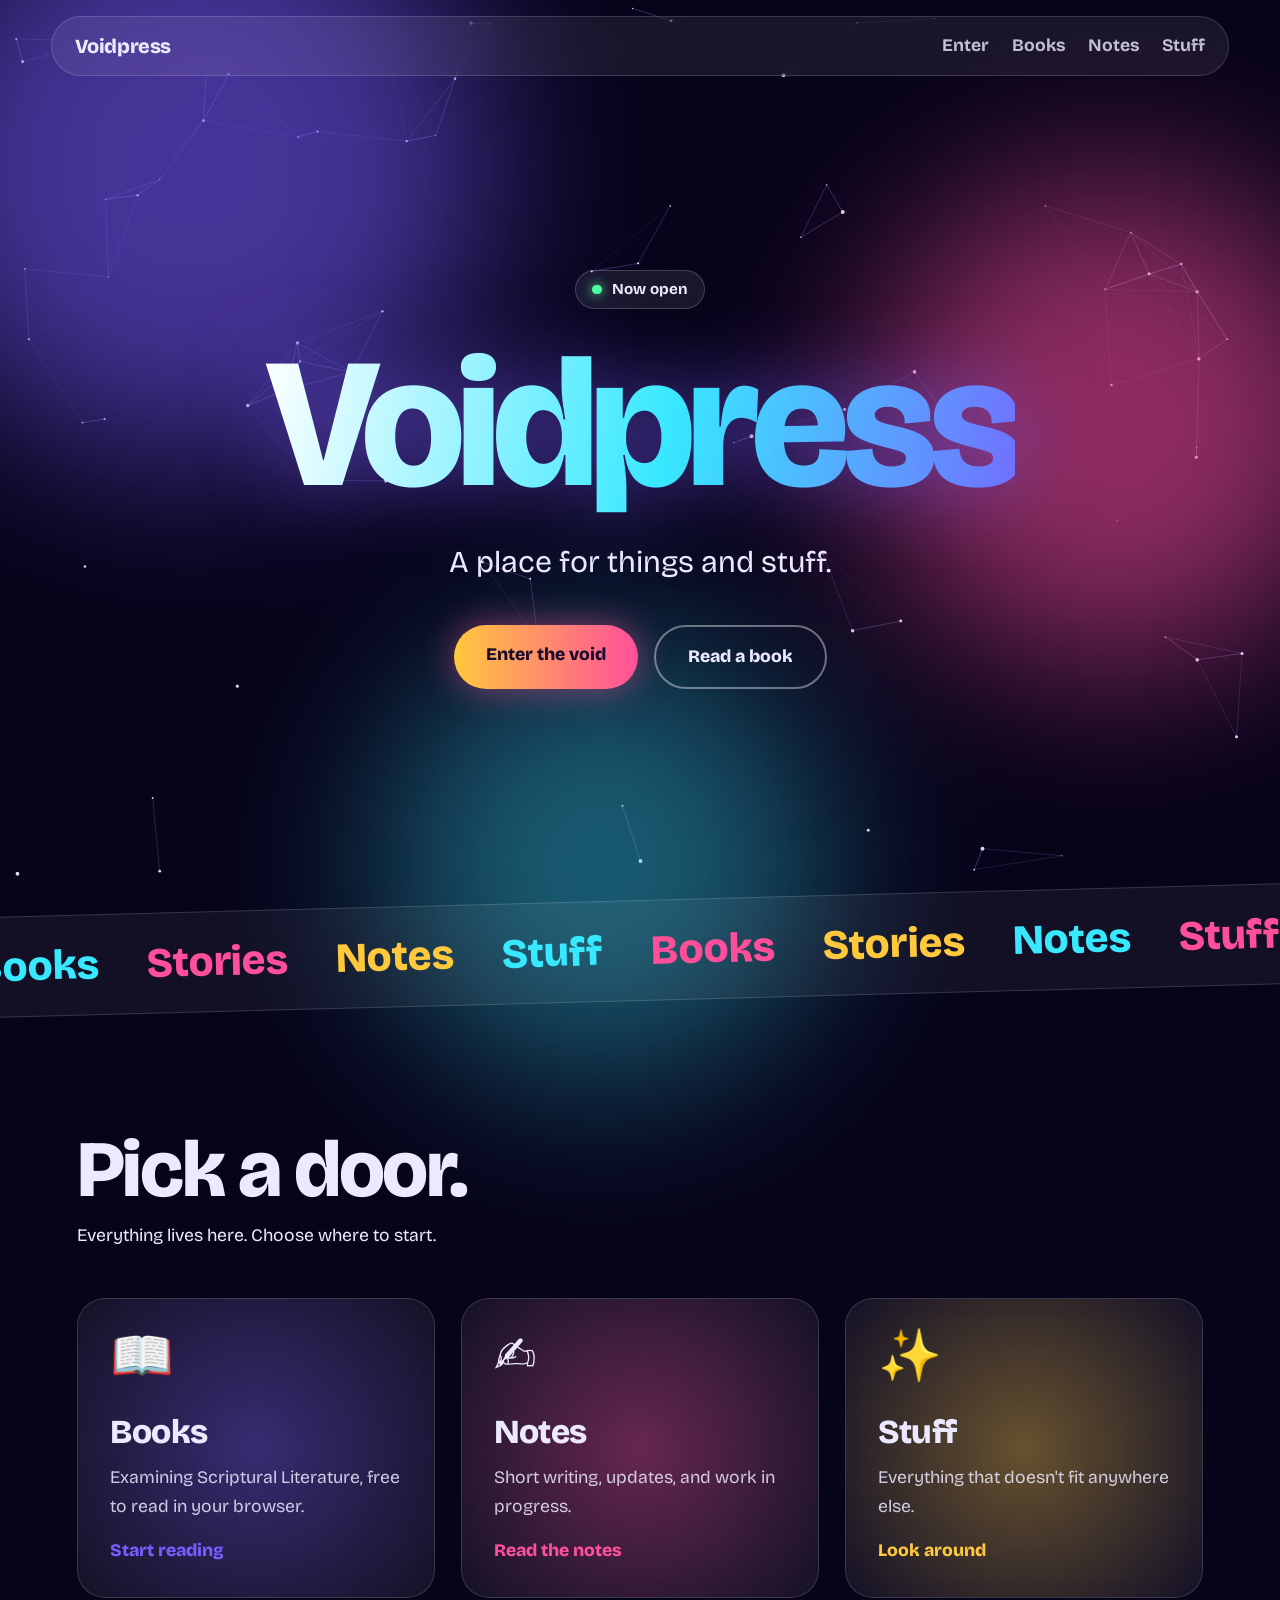
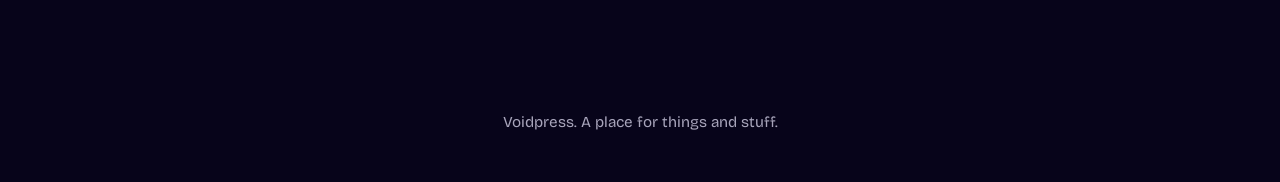
<file: index.html>
<!DOCTYPE html>
<html lang="en">
<head>
  <meta charset="utf-8">
  <meta name="viewport" content="width=device-width, initial-scale=1">
  <title>Voidpress</title>
  <meta name="description" content="A place for things and stuff.">
  <link rel="preconnect" href="https://fonts.googleapis.com">
  <link rel="preconnect" href="https://fonts.gstatic.com" crossorigin>
  <link href="https://fonts.googleapis.com/css2?family=Bricolage+Grotesque:opsz,wght@12..96,400;12..96,700;12..96,800&display=swap" rel="stylesheet">
  <link rel="stylesheet" href="style.css">
</head>
<body>
  <canvas id="space" aria-hidden="true"></canvas>
  <div class="aurora" aria-hidden="true"><i></i><i></i><i></i></div>

  <header class="top">
    <a class="logo" href="#">Voidpress</a>
    <nav>
      <a href="#enter">Enter</a>
      <a href="#books">Books</a>
      <a href="#notes">Notes</a>
      <a href="#stuff">Stuff</a>
    </nav>
  </header>

  <main>
    <section class="hero">
      <div class="pill"><b></b>Now open</div>
      <h1>Voidpress</h1>
      <p class="tag">A place for things and stuff.</p>
      <div class="btns">
        <a class="btn main" href="#enter">Enter the void</a>
        <a class="btn ghost" href="examining-scriptural-literature.html">Read a book</a>
      </div>
    </section>

    <div class="marquee" aria-hidden="true">
      <div>
        <span>Books</span><span>Stories</span><span>Notes</span><span>Stuff</span>
        <span>Books</span><span>Stories</span><span>Notes</span><span>Stuff</span>
        <span>Books</span><span>Stories</span><span>Notes</span><span>Stuff</span>
        <span>Books</span><span>Stories</span><span>Notes</span><span>Stuff</span>
      </div>
    </div>

    <section class="sec" id="enter">
      <h2 class="reveal">Pick a door.</h2>
      <p class="reveal">Everything lives here. Choose where to start.</p>
      <div class="grid">
        <a class="card reveal" id="books" href="examining-scriptural-literature.html" style="--c:#7a5cff">
          <div class="ico">📖</div>
          <h3>Books</h3>
          <p>Examining Scriptural Literature, free to read in your browser.</p>
          <em>Start reading</em>
        </a>
        <a class="card reveal" id="notes" href="#" style="--c:#ff4f9a">
          <div class="ico">✍️</div>
          <h3>Notes</h3>
          <p>Short writing, updates, and work in progress.</p>
          <em>Read the notes</em>
        </a>
        <a class="card reveal" id="stuff" href="#" style="--c:#ffc83d">
          <div class="ico">✨</div>
          <h3>Stuff</h3>
          <p>Everything that doesn't fit anywhere else.</p>
          <em>Look around</em>
        </a>
      </div>
    </section>
  </main>

  <footer><p>Voidpress. A place for things and stuff.</p></footer>

<script>
(function () {
  var still = window.matchMedia("(prefers-reduced-motion: reduce)").matches;

  /* Starfield that reacts to the mouse */
  var c = document.getElementById("space"), x = c.getContext("2d");
  var w, h, pts = [], mouse = { x: -999, y: -999 };
  function size() {
    w = c.width = innerWidth; h = c.height = innerHeight;
    pts = [];
    var n = Math.min(110, Math.floor(w * h / 14000));
    for (var i = 0; i < n; i++) pts.push({
      x: Math.random() * w, y: Math.random() * h,
      vx: (Math.random() - .5) * .35, vy: (Math.random() - .5) * .35,
      r: Math.random() * 1.6 + .4
    });
  }
  function frame() {
    x.clearRect(0, 0, w, h);
    for (var i = 0; i < pts.length; i++) {
      var p = pts[i];
      if (!still) { p.x += p.vx; p.y += p.vy; }
      if (p.x < 0 || p.x > w) p.vx *= -1;
      if (p.y < 0 || p.y > h) p.vy *= -1;
      x.fillStyle = "rgba(255,255,255,.85)";
      x.beginPath(); x.arc(p.x, p.y, p.r, 0, 6.283); x.fill();
      for (var j = i + 1; j < pts.length; j++) {
        var q = pts[j], dx = p.x - q.x, dy = p.y - q.y, d = dx * dx + dy * dy;
        if (d < 14000) {
          x.strokeStyle = "rgba(160,140,255," + (1 - d / 14000) * .35 + ")";
          x.beginPath(); x.moveTo(p.x, p.y); x.lineTo(q.x, q.y); x.stroke();
        }
      }
      var mx = p.x - mouse.x, my = p.y - mouse.y, md = mx * mx + my * my;
      if (md < 30000) {
        x.strokeStyle = "rgba(255,79,154," + (1 - md / 30000) * .7 + ")";
        x.beginPath(); x.moveTo(p.x, p.y); x.lineTo(mouse.x, mouse.y); x.stroke();
      }
    }
    if (!still) requestAnimationFrame(frame);
  }
  addEventListener("resize", size);
  addEventListener("mousemove", function (e) { mouse.x = e.clientX; mouse.y = e.clientY; });
  size(); frame();

  /* 3D tilt and cursor glow on the cards */
  document.querySelectorAll(".card").forEach(function (card) {
    card.addEventListener("mousemove", function (e) {
      var r = card.getBoundingClientRect();
      var px = (e.clientX - r.left) / r.width, py = (e.clientY - r.top) / r.height;
      card.style.setProperty("--mx", px * 100 + "%");
      card.style.setProperty("--my", py * 100 + "%");
      if (!still) {
        card.style.setProperty("--ry", (px - .5) * 14 + "deg");
        card.style.setProperty("--rx", (.5 - py) * 14 + "deg");
      }
    });
    card.addEventListener("mouseleave", function () {
      card.style.setProperty("--rx", "0deg");
      card.style.setProperty("--ry", "0deg");
    });
  });

  /* Fade in on scroll */
  var io = new IntersectionObserver(function (es) {
    es.forEach(function (e) { if (e.isIntersecting) { e.target.classList.add("in"); io.unobserve(e.target); } });
  }, { threshold: .15 });
  document.querySelectorAll(".reveal").forEach(function (el) { io.observe(el); });
})();
</script>
</body>
</html>
</file>
<file: style.css>
:root{--bg:#07041a;--violet:#7a5cff;--pink:#ff4f9a;--sun:#ffc83d;--cyan:#38e8ff;--mist:#ece9ff;
--font:"Bricolage Grotesque",system-ui,-apple-system,"Segoe UI",sans-serif}
*{box-sizing:border-box;margin:0;padding:0}
html{scroll-behavior:smooth}
body{font-family:var(--font);background:var(--bg);color:var(--mist);line-height:1.6;font-size:1.1rem;overflow-x:hidden}
a{color:inherit}
a:focus-visible,button:focus-visible{outline:3px solid var(--sun);outline-offset:3px}
#space{position:fixed;inset:0;width:100%;height:100%;z-index:0}
.aurora{position:fixed;inset:0;z-index:0;pointer-events:none;filter:blur(90px);opacity:.55}
.aurora i{position:absolute;border-radius:50%;animation:drift 18s ease-in-out infinite alternate}
.aurora i:nth-child(1){width:46vw;height:46vw;left:-8vw;top:-10vw;background:var(--violet)}
.aurora i:nth-child(2){width:38vw;height:38vw;right:-6vw;top:20vh;background:var(--pink);animation-delay:-6s}
.aurora i:nth-child(3){width:34vw;height:34vw;left:30vw;bottom:-14vw;background:var(--cyan);animation-delay:-12s;opacity:.7}
@keyframes drift{to{transform:translate(8vw,6vh) scale(1.2)}}
.top,main,footer{position:relative;z-index:1}
.top{position:sticky;top:0;z-index:5;display:flex;justify-content:space-between;align-items:center;gap:1rem;flex-wrap:wrap;
margin:1rem 4vw 0;padding:.8rem 1.4rem;border-radius:999px;background:rgba(255,255,255,.07);
border:1px solid rgba(255,255,255,.15);backdrop-filter:blur(16px);-webkit-backdrop-filter:blur(16px)}
.logo{font-weight:800;font-size:1.25rem;text-decoration:none;letter-spacing:-.02em}
.top nav{display:flex;gap:1.4rem}
.top nav a{text-decoration:none;font-weight:700;opacity:.8}
.top nav a:hover{opacity:1;color:var(--sun)}
.hero{min-height:88vh;display:flex;flex-direction:column;align-items:center;justify-content:center;text-align:center;padding:5rem 6vw 4rem}
.pill{display:inline-flex;align-items:center;gap:.6rem;padding:.4rem 1rem;border-radius:999px;font-size:.95rem;font-weight:700;
background:rgba(255,255,255,.08);border:1px solid rgba(255,255,255,.18);margin-bottom:1.8rem}
.pill b{width:.6rem;height:.6rem;border-radius:50%;background:#4dff9d;box-shadow:0 0 12px #4dff9d;animation:pulse 2s infinite}
@keyframes pulse{50%{opacity:.35}}
h1{font-size:clamp(3.6rem,17vw,11.5rem);font-weight:800;line-height:.95;letter-spacing:-.045em;
background:linear-gradient(100deg,#fff 0%,var(--cyan) 22%,var(--violet) 44%,var(--pink) 66%,var(--sun) 84%,#fff 100%);
background-size:250% 100%;-webkit-background-clip:text;background-clip:text;color:transparent;
animation:shine 7s linear infinite;filter:drop-shadow(0 0 40px rgba(122,92,255,.55))}
@keyframes shine{to{background-position:-250% 0}}
.tag{font-size:clamp(1.2rem,3vw,1.9rem);margin:1.6rem 0 2.4rem;max-width:34rem}
.btns{display:flex;gap:1rem;flex-wrap:wrap;justify-content:center}
.btn{display:inline-block;font-weight:800;text-decoration:none;padding:1rem 2rem;border-radius:999px;transition:transform .2s,box-shadow .2s}
.btn.main{background:linear-gradient(90deg,var(--sun),var(--pink));color:#1a0b2e;box-shadow:0 0 34px rgba(255,79,154,.5)}
.btn.ghost{border:2px solid rgba(255,255,255,.4)}
.btn:hover{transform:translateY(-3px) scale(1.04)}
.marquee{position:relative;z-index:1;overflow:hidden;border-block:1px solid rgba(255,255,255,.15);background:rgba(255,255,255,.05);padding:1rem 0;transform:rotate(-1.5deg);margin:2rem -2vw}
.marquee div{display:flex;gap:3rem;width:max-content;animation:scroll 26s linear infinite;font-size:clamp(1.6rem,4vw,2.6rem);font-weight:800;white-space:nowrap}
.marquee span:nth-child(3n+1){color:var(--cyan)}.marquee span:nth-child(3n+2){color:var(--pink)}.marquee span:nth-child(3n){color:var(--sun)}
@keyframes scroll{to{transform:translateX(-50%)}}
.sec{padding:6rem 6vw 4rem}
.sec h2{font-size:clamp(2.4rem,8vw,5rem);font-weight:800;letter-spacing:-.03em;line-height:1.05;margin-bottom:.6rem}
.sec>p{max-width:36rem;opacity:.85;margin-bottom:3rem}
.grid{display:grid;grid-template-columns:repeat(auto-fit,minmax(260px,1fr));gap:1.6rem;perspective:1000px}
.card{--mx:50%;--my:50%;--rx:0deg;--ry:0deg;position:relative;display:block;text-decoration:none;min-height:300px;padding:2rem;border-radius:28px;
background:rgba(255,255,255,.06);border:1px solid rgba(255,255,255,.16);backdrop-filter:blur(14px);-webkit-backdrop-filter:blur(14px);
transform:rotateX(var(--rx)) rotateY(var(--ry));transition:transform .15s ease-out,border-color .3s;overflow:hidden;
display:flex;flex-direction:column;justify-content:flex-end}
.card::before{content:"";position:absolute;inset:0;background:radial-gradient(380px circle at var(--mx) var(--my),var(--c),transparent 60%);opacity:.35;transition:opacity .3s}
.card:hover{border-color:var(--c)}.card:hover::before{opacity:.75}
.card>*{position:relative}
.card .ico{font-size:3.2rem;line-height:1;margin-bottom:auto}
.card h3{font-size:2.1rem;font-weight:800;letter-spacing:-.02em}
.card p{opacity:.85;margin:.3rem 0 1rem}
.card em{font-style:normal;font-weight:800;color:var(--c)}
footer{padding:3rem 6vw;text-align:center;opacity:.7;font-size:.95rem}
.reveal{opacity:0;transform:translateY(30px);transition:opacity .8s,transform .8s}
.reveal.in{opacity:1;transform:none}
@media(prefers-reduced-motion:reduce){*{animation:none!important;transition:none!important}.reveal{opacity:1;transform:none}}
</file>
